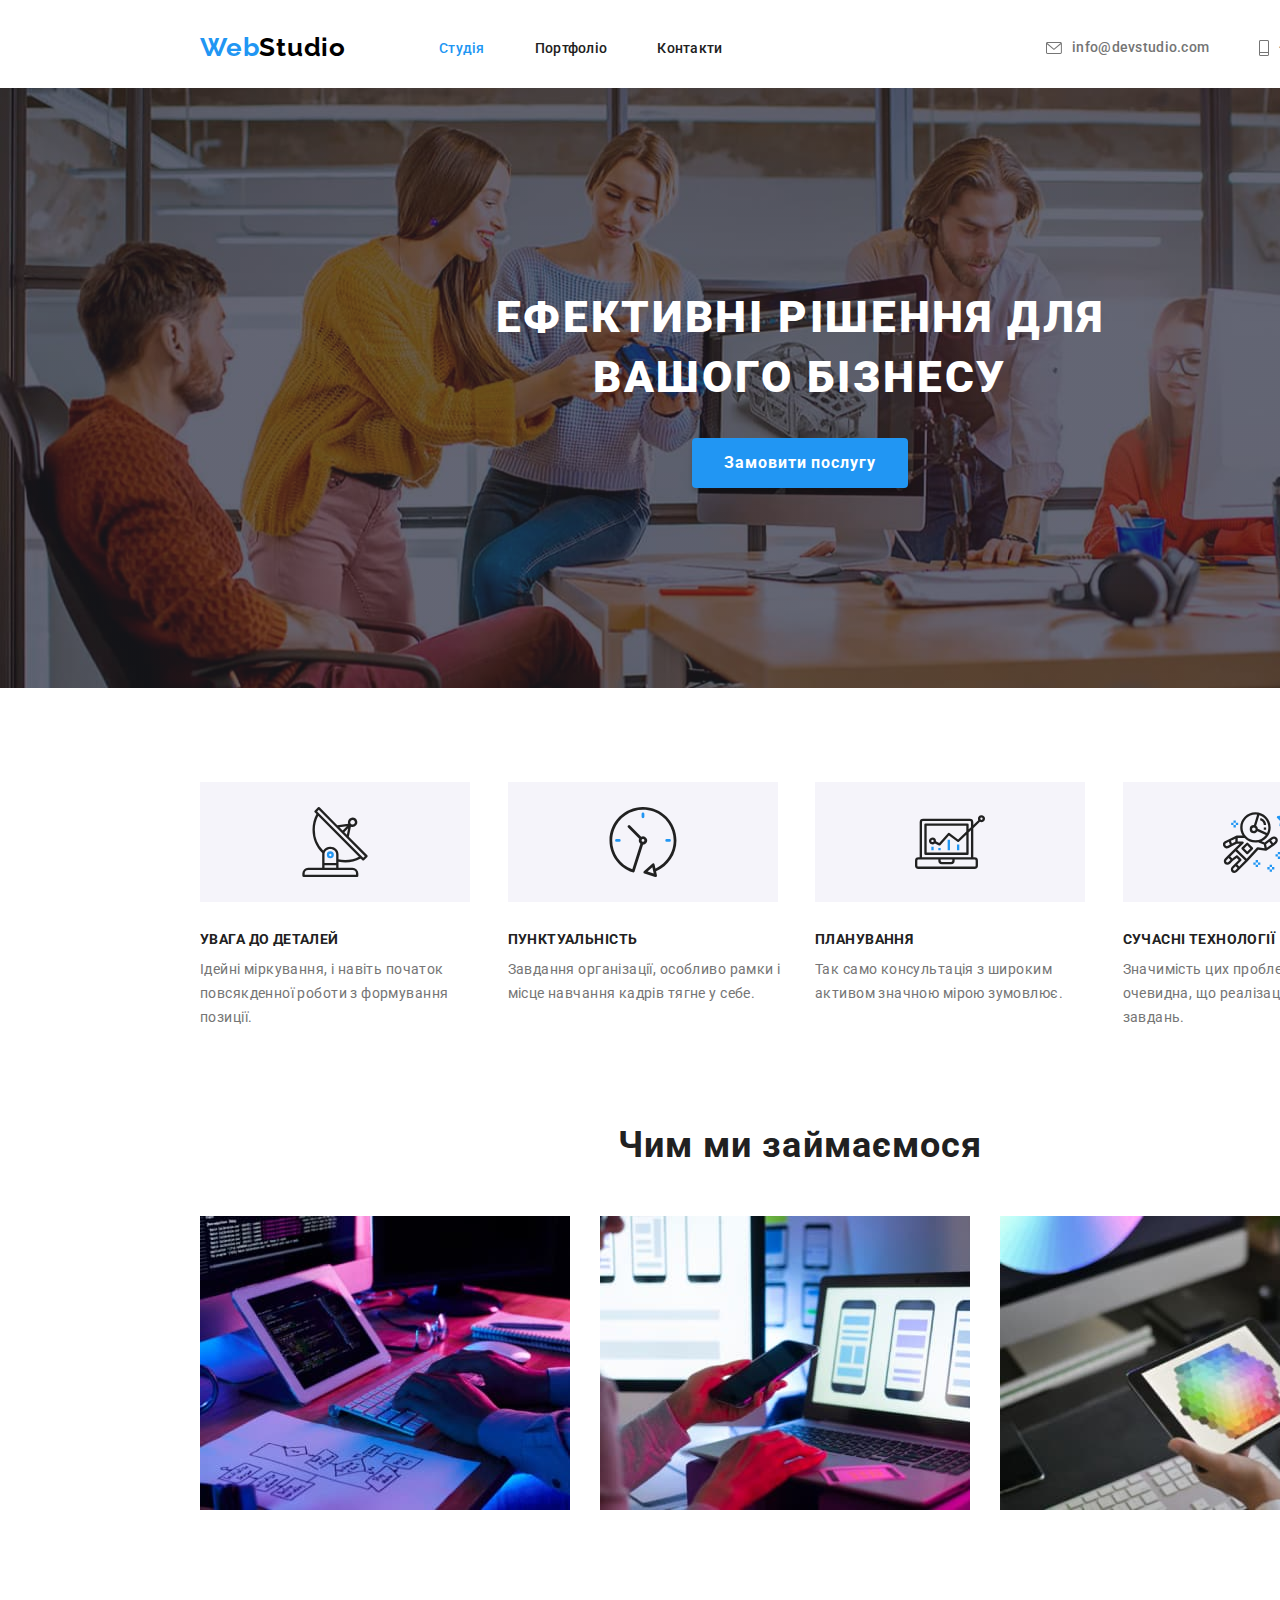
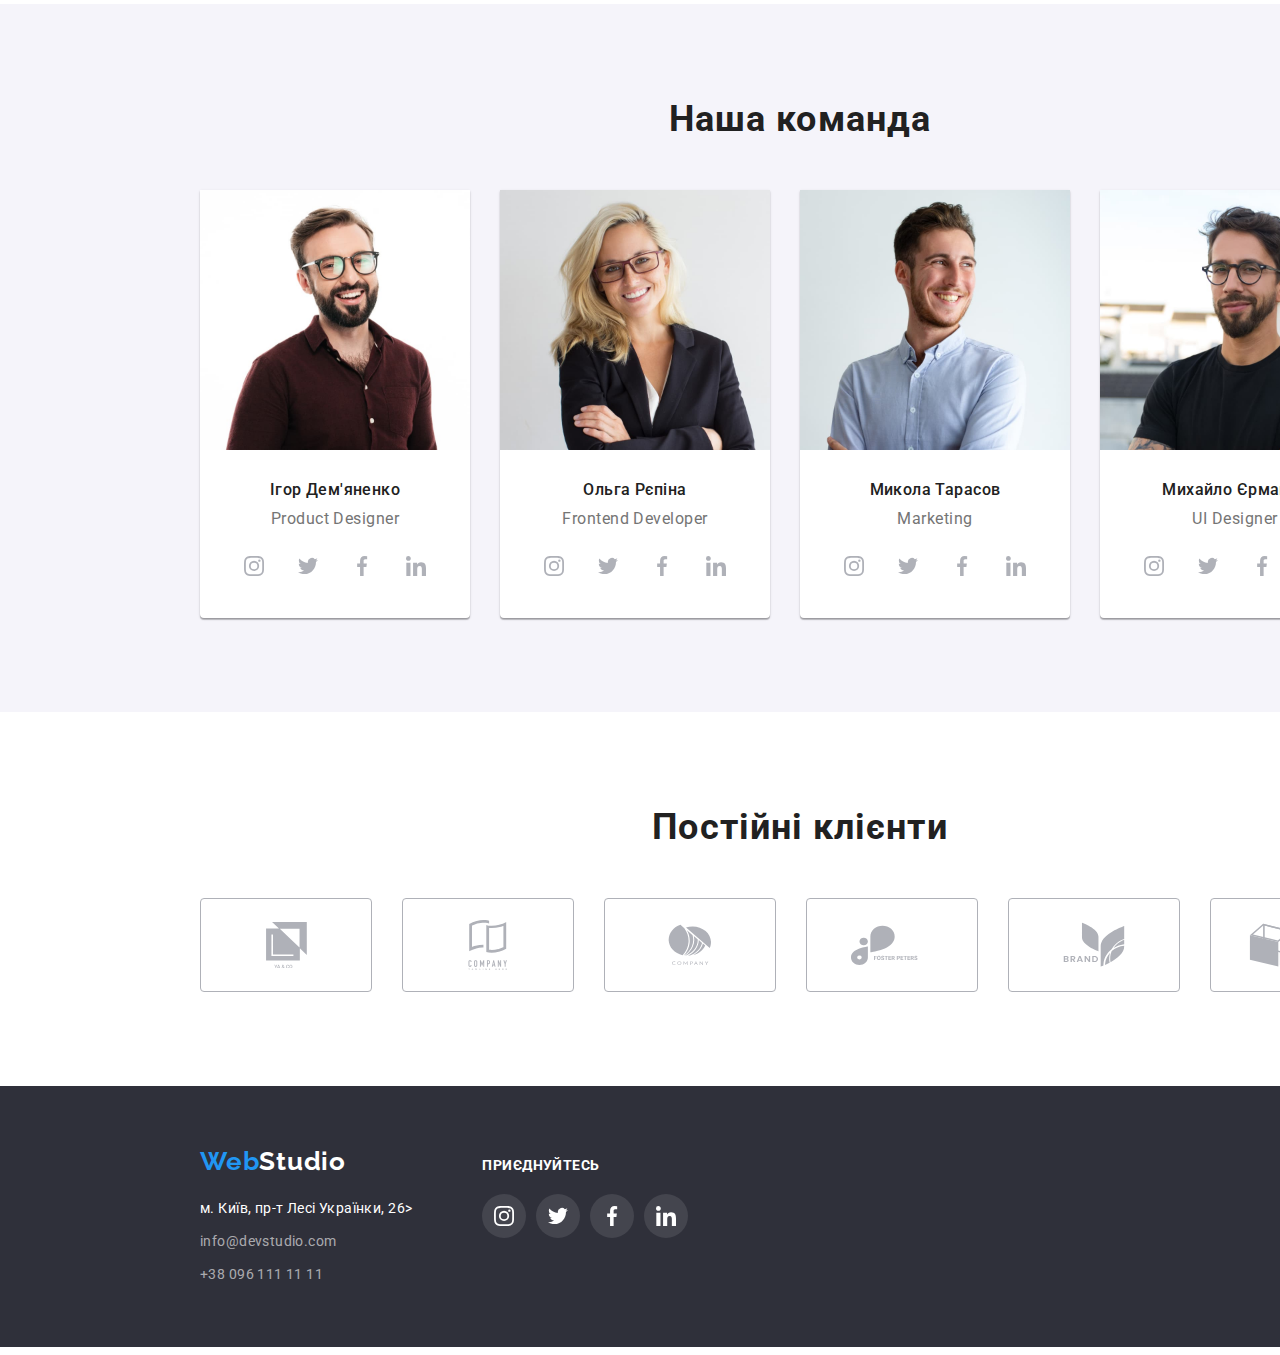
<file: index.html>
<!DOCTYPE html>
<html lang="uk">
  <head>
    <meta charset="UTF-8" />
    <meta http-equiv="X-UA-Compatible" content="IE=edge" />
    <meta name="viewport" content="width=device-width, initial-scale=1.0" />
    <title>WebStudio</title>
    <link rel="preconnect" href="https://fonts.googleapis.com" />
    <link rel="preconnect" href="https://fonts.gstatic.com" crossorigin />
    <link
      href="https://fonts.googleapis.com/css2?family=Raleway:wght@700&family=Roboto:wght@400;500;700;900&display=swap"
      rel="stylesheet"
    />
    <link
      rel="stylesheet"
      href="https://cdnjs.cloudflare.com/ajax/libs/modern-normalize/1.1.0/modern-normalize.min.css"
      integrity="sha512-wpPYUAdjBVSE4KJnH1VR1HeZfpl1ub8YT/NKx4PuQ5NmX2tKuGu6U/JRp5y+Y8XG2tV+wKQpNHVUX03MfMFn9Q=="
      crossorigin="anonymous"
      referrerpolicy="no-referrer"
    />
    <link rel="stylesheet" href="./css/styles.css" />
  </head>

  <body>
    <!-- Хедер -->
    <header>
      <div class="container header-container">
        <nav class="header-nav">
          <a class="header-logo" href="./index.html">
            <span class="logo-blue">Web</span
            ><span class="logo-black">Studio</span>
          </a>
          <ul class="site-nav list">
            <li><a href="./index.html" class="link current">Студія</a></li>
            <li>
              <a href="./portfolio.html" class="site link">Портфоліо</a>
            </li>
            <li><a href="#" class="site link">Контакти</a></li>
          </ul>
        </nav>
        <ul class="header-contacts list">
          <li>
            <a href="mailto:info@devstudio.com" class="header-contact link">
              <svg class="icon" width="16" height="12">
                <use href="./images/icons.svg#icon-mail"></use>
              </svg>
              info@devstudio.com
            </a>
          </li>
          <li>
            <a href="tel:+380961111111" class="header-contact link">
              <svg class="icon" width="10" height="16">
                <use href="./images/icons.svg#icon-tel"></use>
              </svg>
              +38 096 111 11 11
            </a>
          </li>
        </ul>
      </div>
    </header>

    <!--Основний контент-->
    <main>
      <!--Герой-->
      <section class="hero">
        <div class="container">
          <h1 class="hero-title">
            Ефективні рішення для <br />
            вашого бізнесу
          </h1>
          <button class="hero-button" type="button">Замовити послугу</button>
        </div>
      </section>
      <!--Особливості-->
      <section class="section section-features">
        <div class="container">
          <h2 class="visually-hidden">Особливості</h2>
          <ul class="benefits-list list">
            <li class="benefits-item">
              <div class="benefits-icons">
                <svg class="icon-benefits">
                  <use href="./images/icons.svg#icon-antenna"></use>
                </svg>
              </div>
              <h3 class="benefits-title">УВАГА ДО ДЕТАЛЕЙ</h3>
              <p class="benefits-subtitle">
                Ідейні міркування, і навіть початок повсякденної роботи з
                формування позиції.
              </p>
            </li>
            <li class="benefits-item">
              <div class="benefits-icons">
                <svg class="icon-benefits">
                  <use href="./images/icons.svg#icon-clock"></use>
                </svg>
              </div>
              <h3 class="benefits-title">ПУНКТУАЛЬНІСТЬ</h3>
              <p class="benefits-subtitle">
                Завдання організації, особливо рамки і місце навчання кадрів
                тягне у себе.
              </p>
            </li>
            <li class="benefits-item">
              <div class="benefits-icons">
                <svg class="icon-benefits">
                  <use href="./images/icons.svg#icon-diagram"></use>
                </svg>
              </div>
              <h3 class="benefits-title">ПЛАНУВАННЯ</h3>
              <p class="benefits-subtitle">
                Так само консультація з широким активом значною мірою зумовлює.
              </p>
            </li>
            <li class="benefits-item">
              <div class="benefits-icons">
                <svg class="icon-benefits">
                  <use href="./images/icons.svg#icon-astronaut"></use>
                </svg>
              </div>
              <h3 class="benefits-title">СУЧАСНІ ТЕХНОЛОГІЇ</h3>
              <p class="benefits-subtitle">
                Значимість цих проблем настільки очевидна, що реалізація
                планових завдань.
              </p>
            </li>
          </ul>
        </div>
      </section>
      <!--Чим ми займаємося-->
      <section class="section section-work">
        <div class="container">
          <h2 class="section-title">Чим ми займаємося</h2>
          <ul class="foto-work list">
            <li class="item-work">
              <img
                src="./images/box1.jpg"
                alt="Комп'ютер"
                width="370"
                height="294"
              />
            </li>
            <li class="item-work">
              <img
                src="./images/box2.jpg"
                alt="Ноутбук"
                width="370"
                height="294"
              />
            </li>
            <li class="item-work">
              <img
                src="./images/box3.jpg"
                alt="Планшет"
                width="370"
                height="294"
              />
            </li>
          </ul>
        </div>
      </section>
      <!--Наша команда-->
      <section class="section team-section">
        <div class="container">
          <h2 class="section-title">Наша команда</h2>
          <ul class="team-list list">
            <li class="team-link">
              <img
                src="./images/img1.jpg"
                alt="Ігор Дем'яненко"
                width="270"
                height="260"
              />
              <div class="cards">
                <h3 class="name">Ігор Дем'яненко</h3>
                <p class="position">Product Designer</p>
                <ul class="team-icons">
                  <li class="list-icon">
                    <a href="" class="link-icon">
                      <svg class="icon-team">
                        <use href="./images/icons.svg#icon-instagram"></use>
                      </svg>
                    </a>
                  </li>
                  <li class="list-icon">
                    <a href="" class="link-icon">
                      <svg class="icon-team">
                        <use href="./images/icons.svg#icon-twitter"></use>
                      </svg>
                    </a>
                  </li>
                  <li class="list-icon">
                    <a href="" class="link-icon">
                      <svg class="icon-team">
                        <use href="./images/icons.svg#icon-facebook"></use>
                      </svg>
                    </a>
                  </li>
                  <li class="list-icon">
                    <a href="" class="link-icon">
                      <svg class="icon-team">
                        <use href="./images/icons.svg#icon-linkedin"></use>
                      </svg>
                    </a>
                  </li>
                </ul>
              </div>
            </li>
            <li class="team-link">
              <img
                src="./images/img2.jpg"
                alt="Ольга Рєпіна"
                width="270"
                height="260"
              />
              <div class="cards">
                <h3 class="name">Ольга Рєпіна</h3>
                <p class="position">Frontend Developer</p>
                <ul class="team-icons">
                  <li class="list-icon">
                    <a href="" class="link-icon">
                      <svg class="icon-team">
                        <use href="./images/icons.svg#icon-instagram"></use>
                      </svg>
                    </a>
                  </li>
                  <li class="list-icon">
                    <a href="" class="link-icon">
                      <svg class="icon-team">
                        <use href="./images/icons.svg#icon-twitter"></use>
                      </svg>
                    </a>
                  </li>
                  <li class="list-icon">
                    <a href="" class="link-icon">
                      <svg class="icon-team">
                        <use href="./images/icons.svg#icon-facebook"></use>
                      </svg>
                    </a>
                  </li>
                  <li class="list-icon">
                    <a href="" class="link-icon">
                      <svg class="icon-team">
                        <use href="./images/icons.svg#icon-linkedin"></use>
                      </svg>
                    </a>
                  </li>
                </ul>
              </div>
            </li>
            <li class="team-link">
              <img
                src="./images/img3.jpg"
                alt="Микола Тарасов"
                width="270"
                height="260"
              />
              <div class="cards">
                <h3 class="name">Микола Тарасов</h3>
                <p class="position">Marketing</p>
                <ul class="team-icons">
                  <li class="list-icon">
                    <a href="" class="link-icon">
                      <svg class="icon-team">
                        <use href="./images/icons.svg#icon-instagram"></use>
                      </svg>
                    </a>
                  </li>
                  <li class="list-icon">
                    <a href="" class="link-icon">
                      <svg class="icon-team">
                        <use href="./images/icons.svg#icon-twitter"></use>
                      </svg>
                    </a>
                  </li>
                  <li class="list-icon">
                    <a href="" class="link-icon">
                      <svg class="icon-team">
                        <use href="./images/icons.svg#icon-facebook"></use>
                      </svg>
                    </a>
                  </li>
                  <li class="list-icon">
                    <a href="" class="link-icon">
                      <svg class="icon-team">
                        <use href="./images/icons.svg#icon-linkedin"></use>
                      </svg>
                    </a>
                  </li>
                </ul>
              </div>
            </li>
            <li class="team-link">
              <img
                src="./images/img4.jpg"
                alt="Михайло Єрмаков"
                width="270"
                height="260"
              />
              <div class="cards">
                <h3 class="name">Михайло Єрмаков</h3>
                <p class="position">UI Designer</p>
                <ul class="team-icons">
                  <li class="list-icon">
                    <a href="" class="link-icon">
                      <svg class="icon-team">
                        <use href="./images/icons.svg#icon-instagram"></use>
                      </svg>
                    </a>
                  </li>
                  <li class="list-icon">
                    <a href="" class="link-icon">
                      <svg class="icon-team">
                        <use href="./images/icons.svg#icon-twitter"></use>
                      </svg>
                    </a>
                  </li>
                  <li class="list-icon">
                    <a href="" class="link-icon">
                      <svg class="icon-team">
                        <use href="./images/icons.svg#icon-facebook"></use>
                      </svg>
                    </a>
                  </li>
                  <li class="list-icon">
                    <a href="" class="link-icon">
                      <svg class="icon-team">
                        <use href="./images/icons.svg#icon-linkedin"></use>
                      </svg>
                    </a>
                  </li>
                </ul>
              </div>
            </li>
          </ul>
        </div>
      </section>
      <!--Постійні клієнти-->
      <section class="section clients">
        <div class="container">
          <h2 class="section-title">Постійні клієнти</h2>
          <ul class="clients-list list">
            <li class="client-item">
              <a href="" class="link-client">
                <svg class="icon-client" width="41" height="46.7">
                  <use href="./images/icons.svg#icon-client1"></use>
                </svg>
              </a>
            </li>
            <li class="client-item">
              <a href="" class="link-client">
                <svg class="icon-client" width="40" height="50">
                  <use href="./images/icons.svg#icon-client2"></use>
                </svg>
              </a>
            </li>
            <li class="client-item">
              <a href="" class="link-client">
                <svg class="icon-client" width="43.46" height="41.18">
                  <use href="./images/icons.svg#icon-client3"></use>
                </svg>
              </a>
            </li>
            <li class="client-item">
              <a href="" class="link-client">
                <svg class="icon-client" width="84.44" height="40.62">
                  <use href="./images/icons.svg#icon-client4"></use>
                </svg>
              </a>
            </li>
            <li class="client-item">
              <a href="" class="link-client">
                <svg class="icon-client" width="62.54" height="45.43">
                  <use href="./images/icons.svg#icon-client5"></use>
                </svg>
              </a>
            </li>
            <li class="client-item">
              <a href="" class="link-client">
                <svg class="icon-client" width="93.79" height="43.93">
                  <use href="./images/icons.svg#icon-client6"></use>
                </svg>
              </a>
            </li>
          </ul>
        </div>
      </section>
    </main>
    <!--Футер-->
    <footer class="footer">
      <div class="container">
        <div class="flex-container">
          <div class="footer-wrapper">
            <a class="logo-footer" href="./index.html">
              <span class="logo-blue">Web</span
              ><span class="logo-white">Studio</span>
            </a>
            <address class="address">
              <ul class="footer-contacts list">
                <li class="footer-item">
                  <a
                    class="footer-address link"
                    href="https://goo.gl/maps/CPtrU1FHBa2aNyZL9"
                    target="_blank"
                    rel="noopener noreferrer"
                  >
                    м. Київ, пр-т Лесі Українки, 26>
                  </a>
                </li>
                <li class="footer-item">
                  <a
                    href="mailto:info@devstudio.com"
                    class="footer-contact link"
                  >
                    info@devstudio.com
                  </a>
                </li>
                <li class="footer-item">
                  <a href="tel:+380961111111" class="footer-contact link">
                    +38 096 111 11 11
                  </a>
                </li>
              </ul>
            </address>
          </div>
          <div class="join">
            <p class="join-p">Приєднуйтесь</p>
            <ul class="team-icons">
              <li class="list-icon">
                <a href="" class="link-icon">
                  <svg class="icon-team">
                    <use href="./images/icons.svg#icon-instagram"></use>
                  </svg>
                </a>
              </li>
              <li class="list-icon">
                <a href="" class="link-icon">
                  <svg class="icon-team">
                    <use href="./images/icons.svg#icon-twitter"></use>
                  </svg>
                </a>
              </li>
              <li class="list-icon">
                <a href="" class="link-icon">
                  <svg class="icon-team">
                    <use href="./images/icons.svg#icon-facebook"></use>
                  </svg>
                </a>
              </li>
              <li class="list-icon">
                <a href="" class="link-icon">
                  <svg class="icon-team">
                    <use href="./images/icons.svg#icon-linkedin"></use>
                  </svg>
                </a>
              </li>
            </ul>
          </div>
        </div>
      </div>
    </footer>
  </body>
</html>
</file>
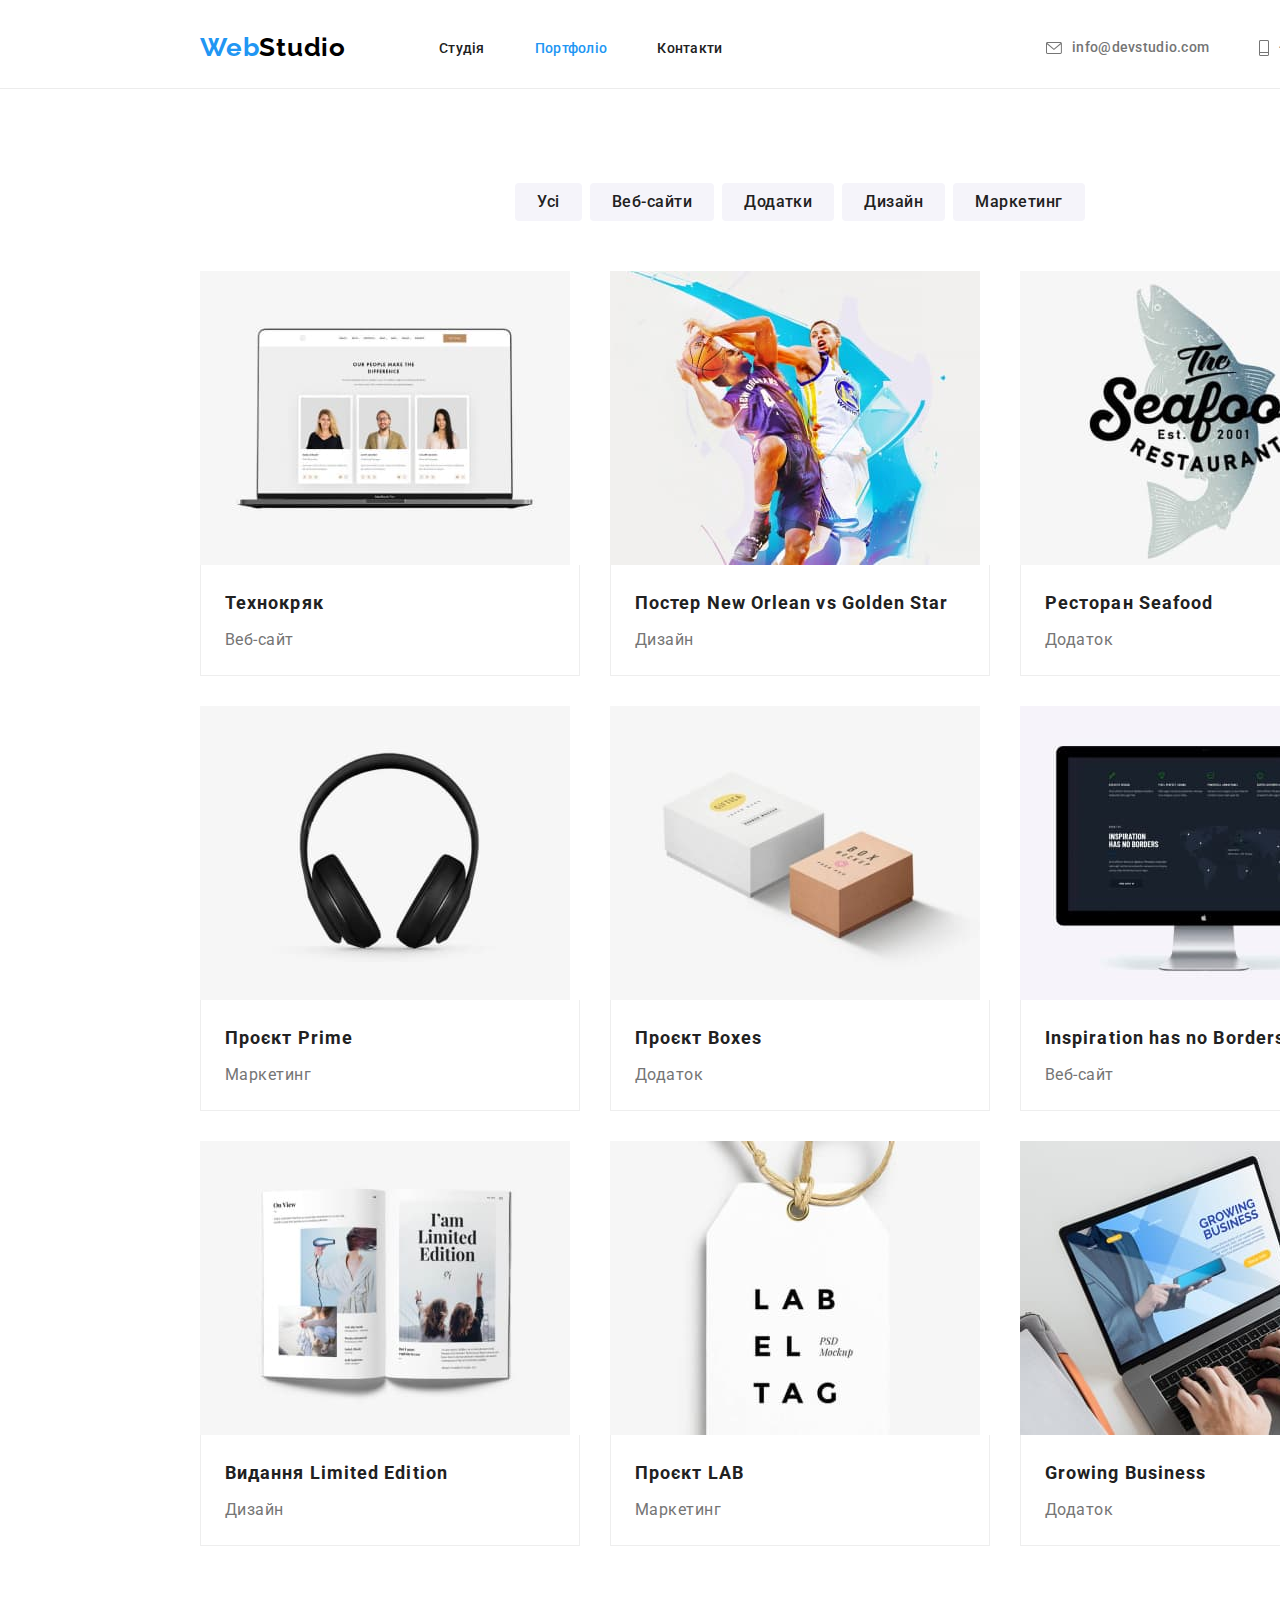
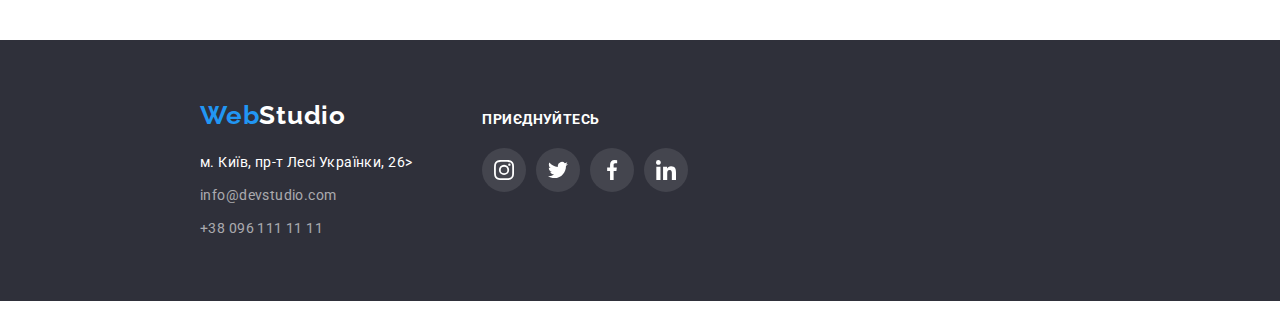
<file: portfolio.html>
<!DOCTYPE html>
<html lang="uk">
  <head>
    <meta charset="UTF-8" />
    <meta http-equiv="X-UA-Compatible" content="IE=edge" />
    <meta name="viewport" content="width=device-width, initial-scale=1.0" />
    <title>Portfolio</title>
    <link rel="preconnect" href="https://fonts.googleapis.com" />
    <link rel="preconnect" href="https://fonts.gstatic.com" crossorigin />
    <link
      href="https://fonts.googleapis.com/css2?family=Raleway:wght@700&family=Roboto:wght@400;500;700;900&display=swap"
      rel="stylesheet"
    />
    <link
      rel="stylesheet"
      href="https://cdnjs.cloudflare.com/ajax/libs/modern-normalize/1.1.0/modern-normalize.min.css"
      integrity="sha512-wpPYUAdjBVSE4KJnH1VR1HeZfpl1ub8YT/NKx4PuQ5NmX2tKuGu6U/JRp5y+Y8XG2tV+wKQpNHVUX03MfMFn9Q=="
      crossorigin="anonymous"
      referrerpolicy="no-referrer"
    />
    <link rel="stylesheet" href="./css/styles.css" />
  </head>

  <body>
    <!-- Хедер -->
    <header class="line">
      <div class="container header-container">
        <nav class="header-nav">
          <a class="header-logo" href="./index.html">
            <span class="logo-blue">Web</span
            ><span class="logo-black">Studio</span>
          </a>
          <ul class="site-nav list">
            <li><a href="./index.html" class="site link">Студія</a></li>
            <li>
              <a href="./portfolio.html" class="link current">Портфоліо</a>
            </li>
            <li><a href="#" class="site link">Контакти</a></li>
          </ul>
        </nav>
        <ul class="header-contacts list">
          <li>
            <a href="mailto:info@devstudio.com" class="header-contact link">
              <svg class="icon" width="16" height="12">
                <use href="./images/icons.svg#icon-mail"></use>
              </svg>
              info@devstudio.com
            </a>
          </li>
          <li>
            <a href="tel:+380961111111" class="header-contact link">
              <svg class="icon" width="10" height="16">
                <use href="./images/icons.svg#icon-tel"></use>
              </svg>
              +38 096 111 11 11
            </a>
          </li>
        </ul>
      </div>
    </header>

    <!--Основний контент-->
    <main>
      <section class="section portfolio-section">
        <div class="container">
          <h1 class="visually-hidden">Проекти</h1>
          <ul class="filter list">
            <li class="item-button">
              <button type="button" class="filter-button">Усі</button>
            </li>
            <li class="item-button">
              <button type="button" class="filter-button">Веб-сайти</button>
            </li>
            <li class="item-button">
              <button type="button" class="filter-button">Додатки</button>
            </li>
            <li class="item-button">
              <button type="button" class="filter-button">Дизайн</button>
            </li>
            <li class="item-button">
              <button type="button" class="filter-button">Маркетинг</button>
            </li>
          </ul>
          <ul class="portfolio-project list">
            <li class="portfolio-card">
              <a href="#" class="project-link">
                <img
                  src="./images/p-img1.jpg"
                  alt="foto-1"
                  width="370"
                  height="294"
                  class="project-img"
                />
                <div class="project-border">
                  <h2 class="project-title">Технокряк</h2>
                  <p class="projects-text">Веб-сайт</p>
                </div>
              </a>
            </li>
            <li class="portfolio-card">
              <a href="#" class="project-link">
                <img
                  src="./images/p-img2.jpg"
                  alt="foto-2"
                  width="370"
                  height="294"
                  class="project-img"
                />
                <div class="project-border">
                  <h2 class="project-title">
                    Постер New Orlean vs Golden Star
                  </h2>
                  <p class="projects-text">Дизайн</p>
                </div>
              </a>
            </li>
            <li class="portfolio-card">
              <a href="#" class="project-link">
                <img
                  src="./images/p-img3.jpg"
                  alt="foto-3"
                  width="370"
                  height="294"
                  class="project-img"
                />
                <div class="project-border">
                  <h2 class="project-title">Ресторан Seafood</h2>
                  <p class="projects-text">Додаток</p>
                </div>
              </a>
            </li>
            <li class="portfolio-card">
              <a href="#" class="project-link">
                <img
                  src="./images/p-img4.jpg"
                  alt="foto-4"
                  width="370"
                  height="294"
                  class="project-img"
                />
                <div class="project-border">
                  <h2 class="project-title">Проєкт Prime</h2>
                  <p class="projects-text">Маркетинг</p>
                </div>
              </a>
            </li>
            <li class="portfolio-card">
              <a href="#" class="project-link">
                <img
                  src="./images/p-img5.jpg"
                  alt="foto-5"
                  width="370"
                  height="294"
                  class="project-img"
                />
                <div class="project-border">
                  <h2 class="project-title">Проєкт Boxes</h2>
                  <p class="projects-text">Додаток</p>
                </div>
              </a>
            </li>
            <li class="portfolio-card">
              <a href="#" class="project-link">
                <img
                  src="./images/p-img6.jpg"
                  alt="foto-6"
                  width="370"
                  height="294"
                  class="project-img"
                />
                <div class="project-border">
                  <h2 class="project-title">Inspiration has no Borders</h2>
                  <p class="projects-text">Веб-сайт</p>
                </div>
              </a>
            </li>
            <li class="portfolio-card">
              <a href="#" class="project-link">
                <img
                  src="./images/p-img7.jpg"
                  alt="foto-7"
                  width="370"
                  height="294"
                  class="project-img"
                />
                <div class="project-border">
                  <h2 class="project-title">Видання Limited Edition</h2>
                  <p class="projects-text">Дизайн</p>
                </div>
              </a>
            </li>
            <li class="portfolio-card">
              <a href="#" class="project-link">
                <img
                  src="./images/p-img8.jpg"
                  alt="foto-8"
                  width="370"
                  height="294"
                  class="project-img"
                />
                <div class="project-border">
                  <h2 class="project-title">Проєкт LAB</h2>
                  <p class="projects-text">Маркетинг</p>
                </div>
              </a>
            </li>
            <li class="portfolio-card">
              <a href="#" class="project-link">
                <img
                  src="./images/p-img9.jpg"
                  alt="foto-9"
                  width="370"
                  height="294"
                  class="project-img"
                />
                <div class="project-border">
                  <h2 class="project-title">Growing Business</h2>
                  <p class="projects-text">Додаток</p>
                </div>
              </a>
            </li>
          </ul>
        </div>
      </section>
    </main>
    <!--Футер-->
    <footer class="footer">
      <div class="container">
        <div class="flex-container">
          <div class="footer-wrapper">
            <a class="logo-footer" href="./index.html">
              <span class="logo-blue">Web</span
              ><span class="logo-white">Studio</span>
            </a>
            <address class="address">
              <ul class="footer-contacts list">
                <li class="footer-item">
                  <a
                    class="footer-address link"
                    href="https://goo.gl/maps/CPtrU1FHBa2aNyZL9"
                    target="_blank"
                    rel="noopener noreferrer"
                  >
                    м. Київ, пр-т Лесі Українки, 26>
                  </a>
                </li>
                <li class="footer-item">
                  <a
                    href="mailto:info@devstudio.com"
                    class="footer-contact link"
                  >
                    info@devstudio.com
                  </a>
                </li>
                <li class="footer-item">
                  <a href="tel:+380961111111" class="footer-contact link">
                    +38 096 111 11 11
                  </a>
                </li>
              </ul>
            </address>
          </div>
          <div class="join">
            <p class="join-p">Приєднуйтесь</p>
            <ul class="team-icons">
              <li class="list-icon">
                <a href="" class="link-icon">
                  <svg class="icon-team">
                    <use href="./images/icons.svg#icon-instagram"></use>
                  </svg>
                </a>
              </li>
              <li class="list-icon">
                <a href="" class="link-icon">
                  <svg class="icon-team">
                    <use href="./images/icons.svg#icon-twitter"></use>
                  </svg>
                </a>
              </li>
              <li class="list-icon">
                <a href="" class="link-icon">
                  <svg class="icon-team">
                    <use href="./images/icons.svg#icon-facebook"></use>
                  </svg>
                </a>
              </li>
              <li class="list-icon">
                <a href="" class="link-icon">
                  <svg class="icon-team">
                    <use href="./images/icons.svg#icon-linkedin"></use>
                  </svg>
                </a>
              </li>
            </ul>
          </div>
        </div>
      </div>
    </footer>
  </body>
</html>
</file>
<file: css/styles.css>
* ul {
  padding: 0;
  margin: 0;
  list-style: none;
}
:root {
  --primary-text-color: #212121;
  --secondary-text-color: #757575;
  --primary-white-color: #ffffff;
  --accent-color: #2196f3;
  --title-text-color: #000000;
  --white-text-color: #ffffff;
  --background-accent-color: #2f303a;
  --icon-color: #afb1b8;
  --hero-background: #c4c4c4;
  --team-background-color: #f5f4fa;
  --button-active-bg: #188ce8;
  --header-border: #ececec;
  --footer-email-tel-color: rgba(255, 255, 255, 0.6);
}

/* ------------BODY----------------- */
body {
  display: block;
  width: 1600px;
  margin-left: auto;
  margin-right: auto;

  font-size: 14px;
  font-family: "Roboto", sans-serif;
  letter-spacing: 0.03em;
  color: var(--primary-text-color);
  background-color: var(--primary-white-color);
}

/* Стили для обнуления верхних отступов у элементов */
h1,
h2,
h3,
h4,
h5,
h6,
p {
  margin-top: 0;
}
button {
  cursor: pointer;
}
address {
  font-style: normal;
}
/* Класс для обнуления базовых свойств у списков (ul) */
.list {
  list-style: none;
  padding-left: 0;
  margin: 0;
}
/* Класс для обнуления базовых свойств у ссылок */
.link {
  text-decoration: none;
  color: inherit;
}
/* Свойства для корректного отображения картинок */
img {
  display: block;
  max-width: 100%;
  height: auto;
}
/* прихований текст */
.visually-hidden {
  position: absolute;
  white-space: nowrap;
  width: 1px;
  height: 1px;
  overflow: hidden;
  border: 0;
  padding: 0;
  clip: rect(0 0 0 0);
  clip-path: inset(50%);
  margin: -1px;
}
.line {
  border-bottom: 1px solid #ececec;
}
.container {
  width: 1200px;
  margin: 0 auto;
  padding: 0 15px;
  /* outline: 10px solid red; */
}
.section {
  padding: 94px 0;
}

/* Стилізація шапки (навігація по сайту+контакти) */
.header-container {
  display: flex;
  align-items: center;
}
.header-nav {
  display: flex;
  align-items: center;
}
.header-logo {
  display: inline-block;
  padding-top: 24px;
  padding-bottom: 25px;
  margin-right: 93px;

  font-family: "Raleway", sans-serif;
  font-style: normal;
  font-weight: 700;
  font-size: 26px;
  line-height: 1.19;
  letter-spacing: 0.03em;
  text-decoration: none;
}
.logo-blue {
  color: var(--accent-color);
}
.logo-black {
  color: var(--title-text-color);
}
.site-nav {
  display: flex;
  padding-top: 0;
  padding-bottom: 0;
}
.site-nav > li:not(:last-child) {
  margin-right: 50px;
}
.current,
.site {
  padding-top: 32px;
  padding-bottom: 32px;

  color: var(--primary-text-color);
  font-weight: 500;
  font-size: 14px;
  line-height: 1.14;
  letter-spacing: 0.02em;
}
.header-contacts {
  display: flex;
  margin-left: auto;
  padding-top: 32px;
  padding-bottom: 32px;
}
.header-contacts > li:not(:last-child) {
  margin-right: 50px;
}
.header-contact {
  display: flex;
  font-weight: 500;
  font-size: 14px;
  line-height: 1.14;
  text-decoration: none;
  color: var(--secondary-text-color);
  letter-spacing: 0.02em;
  align-items: center;
}
.icon {
  fill: currentColor;
  /* fill:#757575; */
  margin-right: 10px;
  /* align-items: center; */
}
.icon:hover,
.icon:focus {
  fill: var(--accent-color);
}
.current,
.site-link :hover,
.site-link :focus,
.header-contact:hover,
.header-contact:focus {
  color: var(--accent-color);
  font-weight: 500;
  font-size: 14px;
  line-height: 1.14;
  letter-spacing: 0.02em;
}

/* Стилізація героя */
.hero {
  max-width: 1600px;
  background-color: var(--hero-background);
  background-image: linear-gradient(
      to right,
      rgba(47, 48, 58, 0.4),
      rgba(47, 48, 58, 0.4)
    ),
    url("../images/hero.jpg");
  background-repeat: no-repeat;
  text-align: center;
  padding: 200px 0;
}
.hero-title {
  max-width: 696px;
  margin: 0 auto 30px;
  color: var(--white-text-color);
  text-transform: uppercase;
  font-weight: 900;
  font-size: 44px;
  line-height: 1.36;
  letter-spacing: 0.06em;
}
.hero-button {
  padding: 10px 32px;
  border-radius: 4px;
  border: none;
  box-shadow: 0px 4px 4px rgba(0, 0, 0, 0.15);
  font-weight: 700;
  font-size: 16px;
  line-height: 1.88;
  letter-spacing: 0.06em;
  font-family: inherit;
  cursor: pointer;
  background-color: var(--accent-color);
  color: var(--white-text-color);
}
.hero-button:hover,
.hero-button:focus {
  background-color: var(--button-active-bg);
}

/* Особливості */
.section-features {
  padding-bottom: 0;
}
.benefits-list {
  display: flex;
}
.benefits-list > li {
  flex-basis: calc((100% - 3 * 30px) / 4);
}
.benefits-list > li:not(:last-child) {
  margin-right: 30px;
}
.benefits-item {
  width: 270px;
  padding: 0;
}
.benefits-icons {
  display: flex;
  justify-content: center;
  align-items: center;
  background-color: var(--team-background-color);
  width: 270px;
  height: 120px;
  margin-bottom: 30px;
}
.icon-benefits {
  width: 70px;
  height: 70px;
}
.benefits-title {
  margin-top: 0;
  margin-bottom: 10px;
  font-weight: 700;
  font-size: 14px;
  line-height: 1.14;
  letter-spacing: 0.03em;
  text-transform: uppercase;
}
.benefits-subtitle {
  font-size: 14px;
  line-height: 1.71;
  margin-bottom: 0px;
  color: var(--secondary-text-color);
}

/* Чим ми займаємось */
.section-title {
  margin-top: 0;
  margin-bottom: 50px;

  font-weight: 700;
  font-size: 36px;
  line-height: 1.17;
  text-align: center;
  letter-spacing: 0.03em;
}
.foto-work {
  display: flex;
}
.foto-work .item-work:not(:last-child) {
  margin-right: 30px;
}

/* Наша команда */
.team-section {
  background-color: var(--team-background-color);
}
.team-list {
  display: flex;
}
.team-link {
  background-color: var(--primary-white-color);
  box-shadow: 0px 1px 3px rgba(0, 0, 0, 0.12), 0px 1px 1px rgba(0, 0, 0, 0.14),
    0px 2px 1px rgba(0, 0, 0, 0.2);
  border-radius: 0px 0px 4px 4px;
  text-align: center;
}
.team-link:not(:last-child) {
  margin-right: 30px;
}
.cards {
  padding: 30px 32px;
}
.name {
  font-weight: 500;
  font-size: 16px;
  line-height: 1.19;
  text-align: center;
  margin-bottom: 10px;
}
.position {
  margin-bottom: 16px;
  font-size: 16px;
  line-height: 1.19;
  letter-spacing: 0.03em;
  text-align: center;
  color: var(--secondary-text-color);
}
.team-icons {
  display: flex;
  justify-content: center;
  list-style: none;
}
.link-icon {
  display: flex;
  align-items: center;
  justify-content: center;
  margin: 0 auto;
  text-decoration: none;
  width: 44px;
  height: 44px;
  color: var(--icon-color);
}
.link-icon:hover,
.link-icon:focus {
  background-color: var(--accent-color);
  border-radius: 50%;
  color: var(--white-text-color);
}
.icon-team {
  width: 20px;
  height: 20px;
  fill: currentColor;
}
.list-icon:not(:last-child) {
  margin-right: 10px;
}

/* Постійні клієнти */
.clients-list {
  display: flex;
}
.link-client {
  display: flex;
  align-items: center;
  justify-content: center;
  width: 170px;
  height: 92px;
  color: var(--icon-color);
  border: 1px solid;
  border-radius: 4px;
}
.client-item:not(:last-child) {
  margin-right: 30px;
}
.link-client:hover,
.link-client:focus {
  color: var(--accent-color);
}
.icon-client {
  fill: currentColor;
}

/* Підвал */
.flex-container {
  display: flex;
  align-items: baseline;
}
.footer {
  background-color: var(--background-accent-color);
  padding-top: 60px;
  padding-bottom: 60px;
}
.footer-wrapper {
  display: flex;
  flex-direction: column;
  align-items: start;
  margin-right: 70px;
  margin-left: 0;
}
.logo-footer {
  display: inline-block;
  margin-bottom: 20px;

  font-family: "Raleway", sans-serif;
  font-style: normal;
  font-weight: 700;
  font-size: 26px;
  line-height: 1.19;
  letter-spacing: 0.03em;
  text-decoration: none;
}
.logo-white {
  color: var(--white-text-color);
}
.footer-address {
  color: var(--white-text-color);
  text-decoration: none;
}
.footer-item {
  display: block;
}
.footer-item:not(:last-child) {
  margin-bottom: 9px;
}
.footer-contacts {
  font-family: "Roboto";
  font-style: normal;
  font-weight: 400;
  line-height: 1.71;
  color: var(--footer-email-tel-color);
}
.footer-address:hover,
.footer-address:focus,
.footer-contact:hover,
.footer-contact:focus {
  color: var(--accent-color);
}
.join {
  display: flex;
  flex-direction: column;
}

.join-p {
  text-transform: uppercase;
  color: var(--white-text-color);
  font-weight: 700;
  font-size: 14px;
  line-height: 1.14;
  letter-spacing: 0.03em;
  margin-bottom: 20px;
}
.join .team-icons {
  padding-left: 0;
  padding-right: 0;
}

.join .link-icon {
  color: var(--white-text-color);
  background-color: rgba(255, 255, 255, 0.1);
  border-radius: 50%;
}

.join .link-icon:hover,
.join .link-icon:focus {
  background-color: var(--accent-color);
  border-radius: 50%;
  color: var(--white-text-color);
}

/* ----------------Портфоліо--------------------- */
.filter {
  display: flex;
  justify-content: center;

  margin-bottom: 50px;
}
.item-button {
  margin-right: 8px;
}
.item-button:last-child {
  margin-right: 0;
}
.filter-button {
  background-color: var(--team-background-color);
  color: var(--primary-text-color);

  font-family: "Roboto", sans-serif;
  font-weight: 500;
  font-size: 16px;
  line-height: 1.62;
  letter-spacing: 0.03em;

  cursor: pointer;
  border-radius: 4px;
  border: 0;
  padding: 6px 22px;
}
.filter-button:hover,
.filter-button:focus {
  color: var(--white-text-color);
  background-color: var(--accent-color);
  box-shadow: 0px 3px 1px rgba(0, 0, 0, 0.1), 0px 1px 2px rgba(0, 0, 0, 0.08),
    0px 2px 2px rgba(0, 0, 0, 0.12);

  border: 0;
  border-radius: 4px;
}
.portfolio-project {
  display: flex;
  flex-wrap: wrap;
  padding-left: 0;
  margin-top: 0;
  margin-bottom: 0;
  list-style: none;
}
.portfolio-card {
  flex-basis: calc((100% - 60px) / 3);
  margin-right: 30px;
  margin-bottom: 30px;
}
.portfolio-card:nth-child(3n) {
  margin-right: 0;
}

.portfolio-card:nth-last-child(-n + 3) {
  margin-bottom: 0;
}

.project-img {
  display: block;
}
.project-link {
  text-decoration: none;
}
.portfolio-card:hover,
.portfolio-card:focus {
  box-shadow: 0px 1px 1px rgba(0, 0, 0, 0.12), 0px 4px 4px rgba(0, 0, 0, 0.06),
    1px 4px 6px rgba(0, 0, 0, 0.16);
}
.project-border {
  padding: 20px 24px;
  border: 1px solid #eeeeee;
  border-top: none;
}
.project-title {
  margin-top: 0px;
  margin-bottom: 4px;
  font-weight: 700;
  font-size: 18px;
  line-height: 2;
  letter-spacing: 0.06em;

  color: var(--primary-text-color);
}
.projects-text {
  margin-bottom: 0px;

  color: var(--secondary-text-color);

  font-weight: 400;
  font-size: 16px;
  line-height: 1.88;
  letter-spacing: 0.03em;
}
</file>
